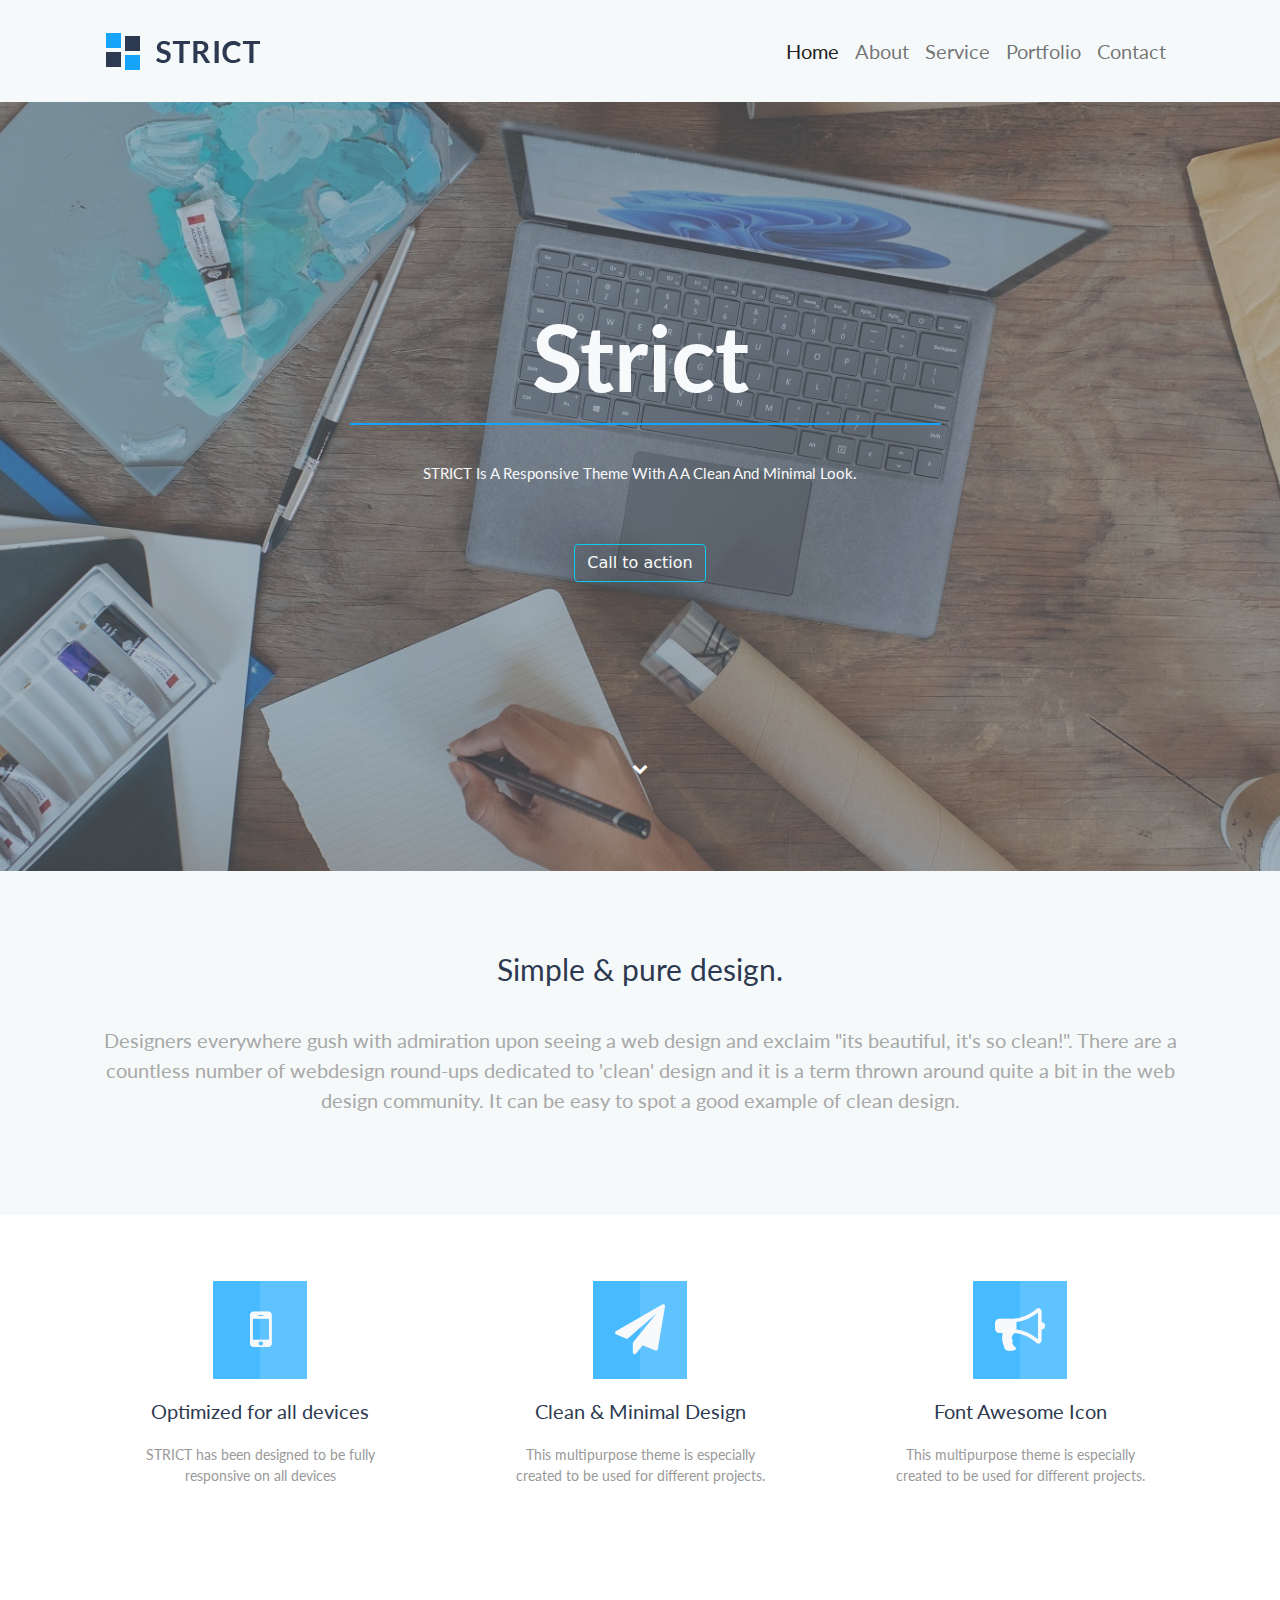
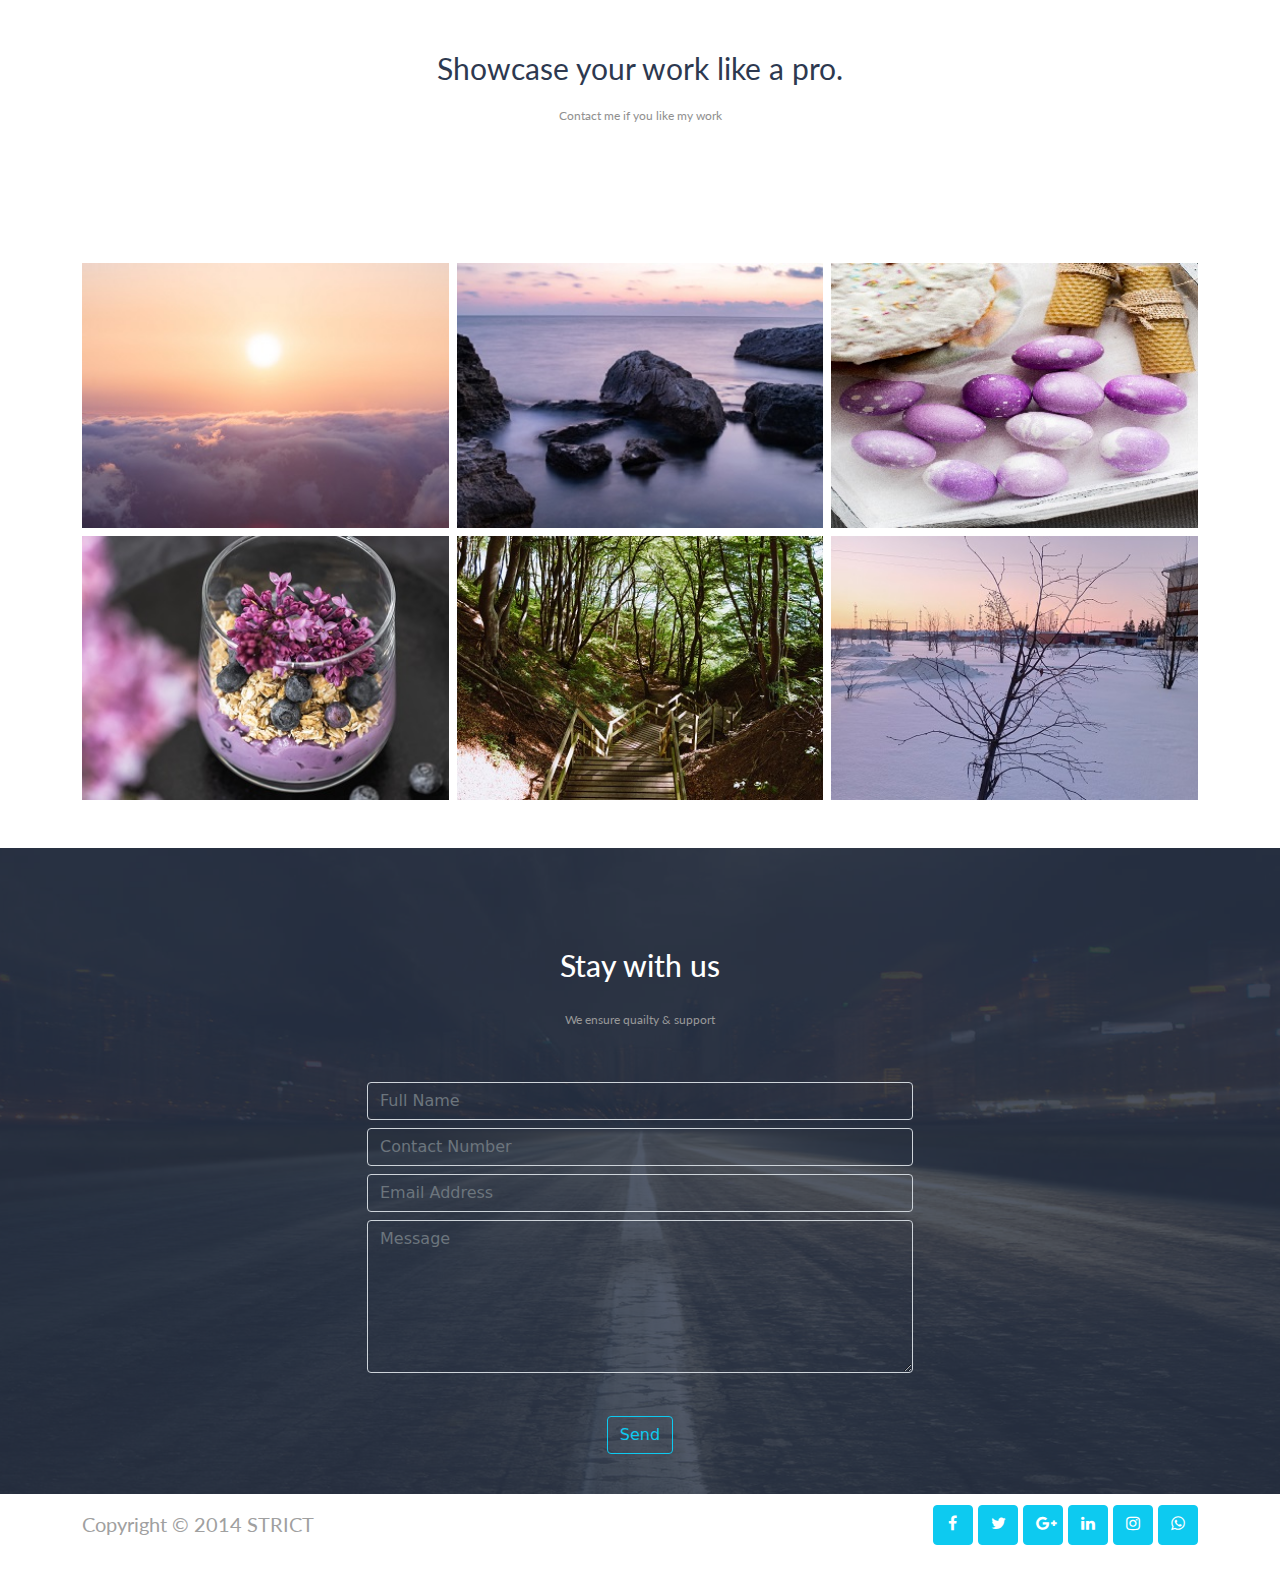
<file: index.html>
<!doctype html>
<html lang="en">

<head>
    <!-- Required meta tags -->
    <meta charset="utf-8">
    <meta name="viewport" content="width=device-width, initial-scale=1">
    <title>Strict</title>
    <!-- google font  -->
    <link rel="preconnect" href="https://fonts.googleapis.com">
    <link rel="preconnect" href="https://fonts.gstatic.com" crossorigin>
    <link href="https://fonts.googleapis.com/css2?family=Lato:wght@100;300;400;700;900&display=swap" rel="stylesheet">
    <!-- Bootstrap CSS -->
    <link rel="stylesheet" href="./public/assets/css/bootstrap.min.css">
    <!-- fontawesome link  -->
    <link rel="stylesheet" href="public/assets/css/font-awesome.min.css">
    <!-- lightbox css -->
    <link rel="stylesheet" href="./public/assets/css/lightbox.min.css">
    <!-- custom CSS -->
    <link rel="stylesheet" href="./public/assets/css/style.css">
    <link rel="stylesheet" href="./public/assets/css/media.css">
</head>

<body>
    <!-- header start -->
    <div class="header">
        <div class="container">
            <div class="row">
                <div class="col-12">
                    <nav class="navbar navbar-expand-lg navbar-light bg-custom">
                        <div class="container">
                            <a class="navbar-brand" href="./index.html"><img src="./public/assets/img/logo.png" alt="logo"></a>
                            <button class="navbar-toggler" type="button" data-bs-toggle="collapse" data-bs-target="#navbarSupportedContent" aria-controls="navbarSupportedContent" aria-expanded="false" aria-label="Toggle navigation">
                                <span class="navbar-toggler-icon"></span>
                            </button>
                            <div class="collapse navbar-collapse" id="navbarSupportedContent">
                                <ul class="navbar-nav custom-list">
                                    <li class="nav-item">
                                        <a class="nav-link active" href="./index.html">home</a>
                                    </li>
                                    <li class="nav-item">
                                        <a class="nav-link" href="./about.html">about</a>
                                    </li>
                                    <li class="nav-item">
                                        <a class="nav-link" href="./service..html">service</a>
                                    </li>
                                    <li class="nav-item">
                                        <a class="nav-link" href="./portfolio.html">portfolio</a>
                                    </li>
                                    <li class="nav-item">
                                        <a class="nav-link" href="./contact.html">contact</a>
                                    </li>
                                </ul>
                            </div>
                        </div>
                    </nav>
                </div>
                </nav>
            </div>
        </div>
    </div>
    </div>
    <!-- header end -->
    <!-- banner start -->
    <div class="banner">
        <div class="container">
            <div class="row">
                <div class="col">
                    <div class="content col-12">
                        <h1 class="heading text-light text-center"><span>strict</span></h1>
                        <h2 class="writting text-light text-center">STRICT is a responsive theme with a a clean and minimal look.</h2>
                        <p class="button text-center"><button class="btn btn-outline-info text-light">Call to
                                action</button></p>
                        <p class="downarrow  text-center"><a class="text-light" href="#about"><i class="fa fa-chevron-down"
                                    aria-hidden="true"></i></a></p>
                    </div>
                </div>
            </div>
        </div>
    </div>
    <!-- banner end -->
    <!-- about start -->
    <div class="about" id="about">
        <div class="container">
            <div class="row">
                <div class="col-12">
                    <h2 class="heading text-center">Simple & pure design.</h2>
                    <p class="about_writting text-center">Designers everywhere gush with admiration upon seeing a web design and exclaim "its beautiful, it's so clean!". There are a countless number of webdesign round-ups dedicated to 'clean' design and it is a term thrown around quite a
                        bit in the web design community. It can be easy to spot a good example of clean design.</p>
                </div>
            </div>
        </div>
    </div>
    <!-- about end -->
    <!-- service start -->
    <div class="service">
        <div class="container">
            <div class="row">
                <!-- column 1 start -->
                <div class="col-sm-12 col-md-6 col-lg-4">
                    <div class="box text-center">
                        <div class="layer_1"></div>
                        <div class="layer_2"></div>
                        <div class="icon text-light text-center"><i class="fa fa-mobile" aria-hidden="true"></i></div>
                    </div>
                    <div class="details">
                        <h3 class="heading text-center">Optimized for all devices</h3>
                        <p class="writting text-center">STRICT has been designed to be fully responsive on all devices</p>
                    </div>
                </div>
                <!-- column 1 end -->
                <!-- column 2 start -->
                <div class="col-sm-12 col-md-6 col-lg-4">
                    <div class="box text-center">
                        <div class="layer_1"></div>
                        <div class="layer_2"></div>
                        <div class="icon text-light text-center"><i class="fa fa-paper-plane" aria-hidden="true"></i></div>
                    </div>
                    <div class="details">
                        <h3 class="heading text-center">Clean & Minimal Design</h3>
                        <p class="writting text-center">This multipurpose theme is especially created to be used for different projects.</p>
                    </div>
                </div>
                <!-- column 2 end -->
                <!-- column 3 start -->
                <div class="col-sm-12 col-md-6 col-lg-4">
                    <div class="box text-center">
                        <div class="layer_1"></div>
                        <div class="layer_2"></div>
                        <div class="icon text-light text-center"><i class="fa fa-bullhorn" aria-hidden="true"></i></div>
                    </div>
                    <div class="details">
                        <h3 class="heading text-center">Font Awesome Icon</h3>
                        <p class="writting text-center">This multipurpose theme is especially created to be used for different projects.</p>
                    </div>
                </div>
                <!-- column 3 end -->
            </div>
        </div>
    </div>
    <!-- service end -->
    <!-- portfolio start -->
    <div class="portfolio">
        <div class="container">
            <div class="row">
                <div class="col-12">
                    <h3 class="heading text-center">Showcase your work like a pro.</h3>
                    <h2 class="underline text-center"> Contact me if you like my work</h2>
                </div>
            </div>
            <div class="row  g-2 my-5">
                <div class="col-sm-12 col-md-6 col-lg-4">
                    <div class="image">
                        <img src="./public/assets/img/pic1.jpg" alt="">
                        <a href="./public/assets/img/pic7.jpg" data-lightbox="roadtrip"><button class="search"><i class="fa fa-search-plus text-light" aria-hidden="true"></i></button></a>
                        <button class="link"><i class="fa fa-link text-light" aria-hidden="true"></i></button>
                    </div>
                </div>
                <div class="col-sm-12 col-md-6 col-lg-4">
                    <div class="image">
                        <img src="./public/assets/img/pic2.jpg" alt="">
                        <a href="./public/assets/img/pic8.jpg" data-lightbox="roadtrip"><button class="search"><i class="fa fa-search-plus text-light" aria-hidden="true"></i></button></a>
                        <button class="link"><i class="fa fa-link text-light" aria-hidden="true"></i></button>
                    </div>
                </div>
                <div class="col-sm-12 col-md-6 col-lg-4">
                    <div class="image">
                        <img src="./public/assets/img/pic3.jpg" alt="">
                        <a href="./public/assets/img/pic9.jpg" data-lightbox="roadtrip"><button class="search"><i class="fa fa-search-plus text-light" aria-hidden="true"></i></button></a>
                        <button class="link"><i class="fa fa-link text-light" aria-hidden="true"></i></button>
                    </div>
                </div>
                <div class="col-sm-12 col-md-6 col-lg-4">
                    <div class="image">
                        <img src="./public/assets/img/pic4.jpg" alt="">
                        <a href="./public/assets/img/pic10.jpg" data-lightbox="roadtrip"><button class="search"><i class="fa fa-search-plus text-light" aria-hidden="true"></i></button></a>
                        <button class="link"><i class="fa fa-link text-light" aria-hidden="true"></i></button>
                    </div>
                </div>
                <div class="col-sm-12 col-md-6 col-lg-4">
                    <div class="image">
                        <img src="./public/assets/img/pic5.jpg" alt="">
                        <a href="./public/assets/img/pic11.jpg" data-lightbox="roadtrip"><button class="search"><i class="fa fa-search-plus text-light" aria-hidden="true"></i></button></a>
                        <button class="link"><i class="fa fa-link text-light" aria-hidden="true"></i></button>
                    </div>
                </div>
                <div class="col-sm-12 col-md-6 col-lg-4">
                    <div class="image">
                        <img src="./public/assets/img/pic6.jpg" alt="">
                        <a href="./public/assets/img/pic12.jpg" data-lightbox="roadtrip"><button class="search"><i class="fa fa-search-plus text-light" aria-hidden="true"></i></button></a>
                        <button class="link"><i class="fa fa-link text-light" aria-hidden="true"></i></button>
                    </div>
                </div>
            </div>
        </div>
    </div>
    <!-- portfolio end -->
    <!-- contact start -->
    <div class="contact">
        <div class="container">
            <div class="row">
                <div class="col-sm-12 col-md-8 col-lg-6 mx-auto my-4">
                    <div class="content">
                        <div class="contact_heading text-center">
                            <h3>Stay with us</h3>
                            <p>We ensure quailty & support</p>
                        </div>
                        <form>
                            <div class=" row g-2">
                                <div class="col-12">
                                    <input class="form-control" type="name" placeholder="Full Name" id="contact_fullname">
                                </div>
                                <div class="col-12">
                                    <input class="form-control" type="email" placeholder="Contact Number" id="contact_number">
                                </div>
                                <div class="col-12">
                                    <input class="form-control" type="email" placeholder="Email Address" id="contact_email">
                                </div>
                                <div class="col-12">
                                    <textarea class="form-control message" placeholder="Message" id="contact_message"></textarea>
                                </div>
                                <div class="col-12">
                                    <p class="text-center">
                                        <button class="btn btn-outline-info" type="button" id="contact_form_button">Send</button>
                                    </p>
                                </div>
                            </div>
                            <form>
                    </div>
                </div>
            </div>
        </div>
    </div>
    <!-- contact end -->
    <!-- footer start -->
    <div class="footer">
        <div class="container">
            <div class="row">
                <p class="col-sm-12 col-md-5">Copyright &copy; 2014 STRICT</p>
                <div class="social_links col-sm-12 col-md-7">
                    <a class=" btn btn-info " href="https://www.facebook.com/" target="blank"><i class="fa fa-facebook " aria-hidden="true "></i></a>
                    <a class="btn btn-info " href="https://twitter.com/login?lang=en" target="blank"><i class="fa fa-twitter " aria-hidden="true "></i></a>
                    <a class="btn btn-info " href="https://www.google.com/search?q=google+plus+&client=firefox-b-d&sxsrf=APq-WBvHeXzuwYeJgkItqOuCnMEXv8Bykw%3A1647414365850&ei=XYwxYsTSM-WjseMPt4CpyAo&ved=0ahUKEwiE9cvgiMr2AhXlUWwGHTdACqkQ4dUDCA0&uact=5&oq=google+plus+&gs_lcp=[base64]&sclient=gws-wiz"
                        target="blank"><i class="fa fa-google-plus " aria-hidden="true "></i></a>
                    <a class="btn btn-info " href="https://www.linkedin.com/signup" target="blank"><i class="fa fa-linkedin " aria-hidden="true "></i></a>
                    <a class="btn btn-info " href="https://www.instagram.com/accounts/login/" target="blank"><i class="fa fa-instagram " aria-hidden="true "></i></a>
                    <a class="btn btn-info " href="https://www.whatsapp.com/ " target="blank"><i class="fa fa-whatsapp" aria-hidden="true "></i></a>
                </div>
            </div>
        </div>
    </div>
    <!-- footer end -->
    <!-- bootstrap js -->
    <script src="./public/assets/js/bootstrap.bundle.min.js "></script>
    <!-- jquery js -->
    <script src="./public/assets/js/jquery-1.12.4.min.js "></script>
    <!-- lightbox js -->
    <script src="./public/assets/js/lightbox.min.js "></script>
    <!-- custom js -->
    <script src="./public/assets/js/main.js"></script>
</body>

</html>
</file>
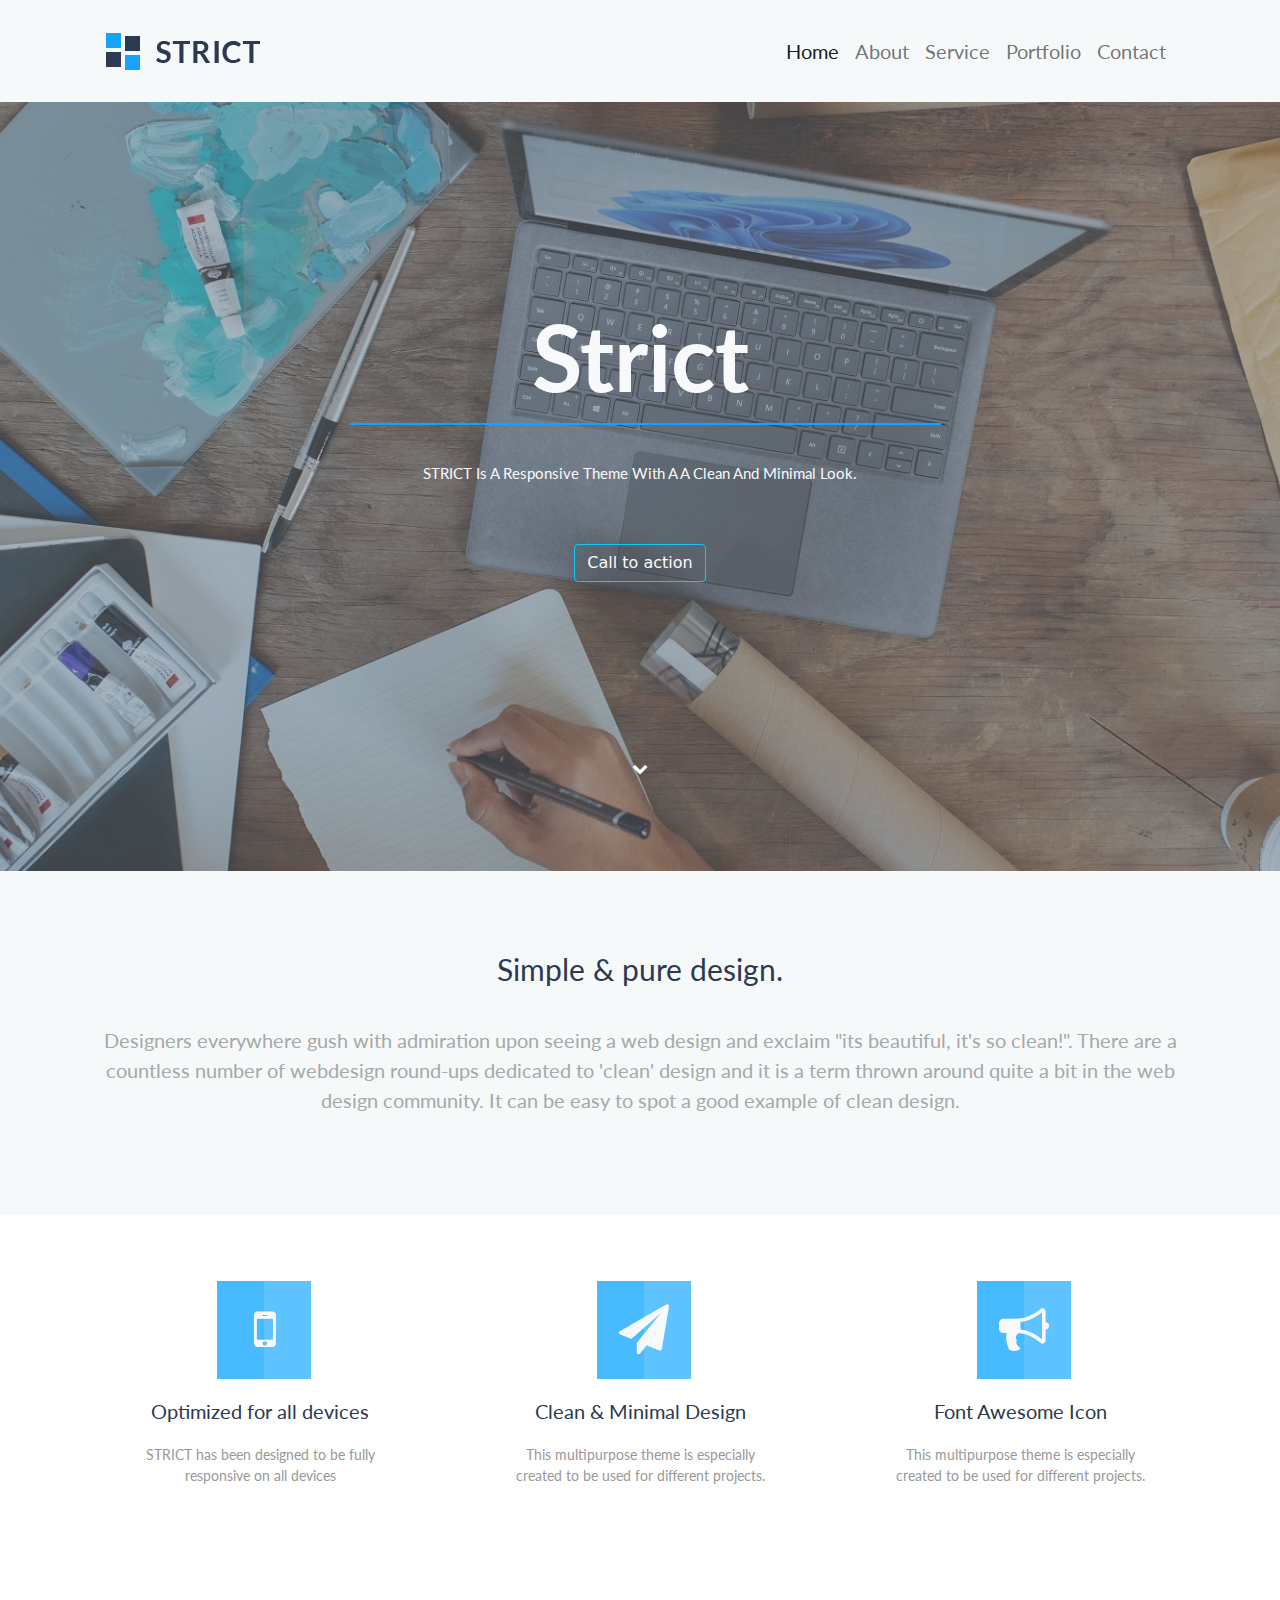
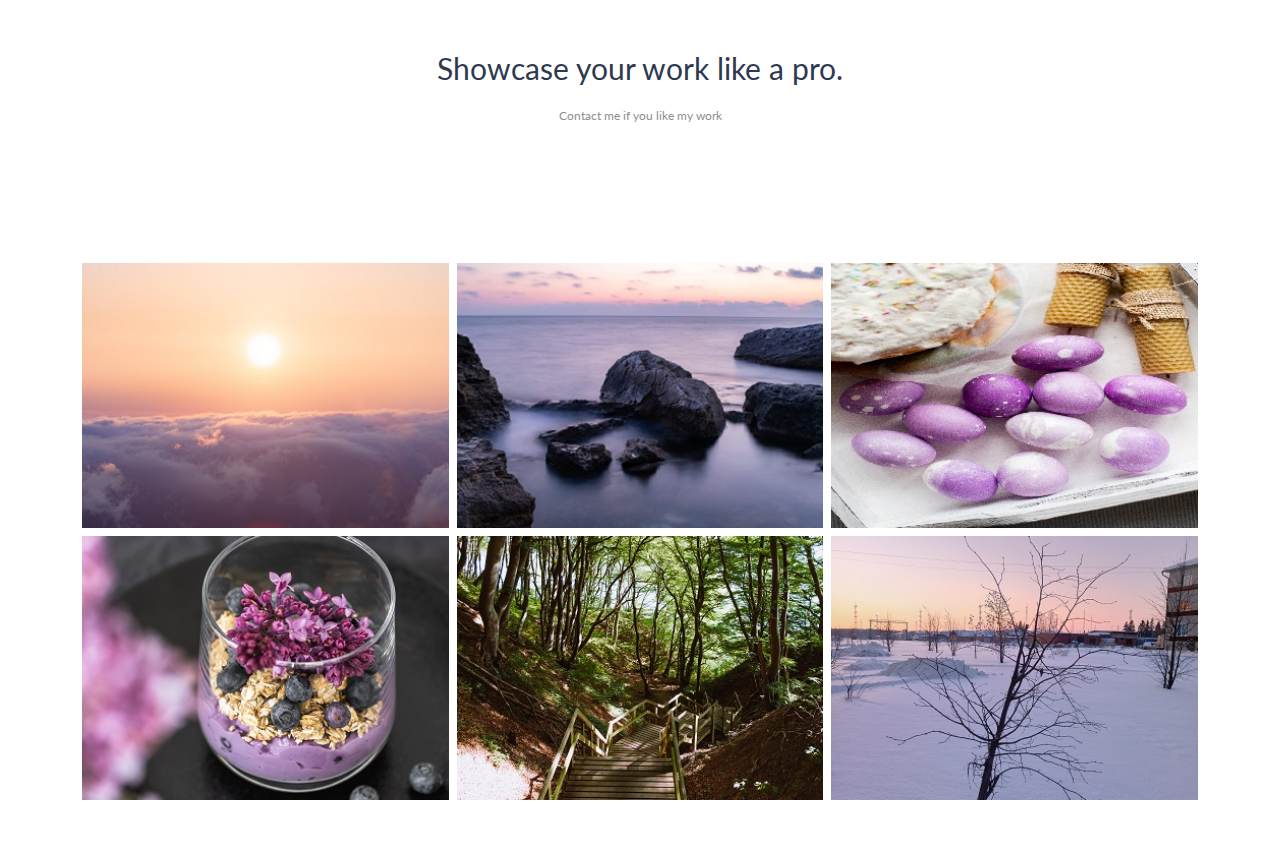
<file: root/index.html>
<!doctype html>
<html lang="en">

<head>
    <!-- Required meta tags -->
    <meta charset="utf-8">
    <meta name="viewport" content="width=device-width, initial-scale=1">
    <title>Strict</title>
    <!-- google font  -->
    <link rel="preconnect" href="https://fonts.googleapis.com">
    <link rel="preconnect" href="https://fonts.gstatic.com" crossorigin>
    <link href="https://fonts.googleapis.com/css2?family=Lato:wght@100;300;400;700;900&display=swap" rel="stylesheet">
    <!-- Bootstrap CSS -->
    <link rel="stylesheet" href="./public/assets/css/bootstrap.min.css">
    <!-- fontawesome link  -->
    <link rel="stylesheet" href="public/assets/css/font-awesome.min.css">
    <!-- lightbox css -->
    <link rel="stylesheet" href="./public/assets/css/lightbox.min.css">
    <!-- custom CSS -->
    <link rel="stylesheet" href="./public/assets/css/style.css">
    <link rel="stylesheet" href="./public/assets/css/media.css">
</head>

<body>
    <!-- header start -->
    <div class="header">
        <div class="container">
            <div class="row">
                <div class="col-12">
                    <nav class="navbar navbar-expand-lg navbar-light bg-custom">
                        <div class="container">
                            <a class="navbar-brand" href="#"><img src="./public/assets/img/logo.png" alt="logo"></a>
                            <button class="navbar-toggler" type="button" data-bs-toggle="collapse" data-bs-target="#navbarSupportedContent" aria-controls="navbarSupportedContent" aria-expanded="false" aria-label="Toggle navigation">
                                <span class="navbar-toggler-icon"></span>
                            </button>
                            <div class="collapse navbar-collapse" id="navbarSupportedContent">
                                <ul class="navbar-nav custom-list">
                                    <li class="nav-item">
                                        <a class="nav-link active" href="#">home</a>
                                    </li>
                                    <li class="nav-item">
                                        <a class="nav-link" href="./about.html">about</a>
                                    </li>
                                    <li class="nav-item">
                                        <a class="nav-link" href="./contact.html">service</a>
                                    </li>
                                    <li class="nav-item">
                                        <a class="nav-link" href="./portfolio.html">portfolio</a>
                                    </li>
                                    <li class="nav-item">
                                        <a class="nav-link" href="./service..html">contact</a>
                                    </li>
                                </ul>
                            </div>
                        </div>
                    </nav>
                </div>
                </nav>
            </div>
        </div>
    </div>
    </div>
    <!-- header end -->
    <!-- banner start -->
    <div class="banner">
        <div class="container">
            <div class="row">
                <div class="col">
                    <div class="content col-12">
                        <h1 class="heading text-light text-center"><span>strict</span></h1>
                        <h2 class="writting text-light text-center">STRICT is a responsive theme with a a clean and minimal look.</h2>
                        <p class="button text-center"><button class="btn btn-outline-info text-light">Call to
                                action</button></p>
                        <p class="downarrow  text-center"><a class="text-light" href="#about"><i class="fa fa-chevron-down"
                                    aria-hidden="true"></i></a></p>
                    </div>
                </div>
            </div>
        </div>
    </div>
    <!-- banner end -->
    <!-- about start -->
    <div class="about" id="about">
        <div class="container">
            <div class="row">
                <div class="col-12">
                    <h2 class="heading text-center">Simple & pure design.</h2>
                    <p class="about_writting text-center">Designers everywhere gush with admiration upon seeing a web design and exclaim "its beautiful, it's so clean!". There are a countless number of webdesign round-ups dedicated to 'clean' design and it is a term thrown around quite a
                        bit in the web design community. It can be easy to spot a good example of clean design.</p>
                </div>
            </div>
        </div>
    </div>
    <!-- about end -->
    <!-- service start -->
    <div class="service">
        <div class="container">
            <div class="row">
                <!-- column 1 start -->
                <div class="col-sm-12 col-md-6 col-lg-4">
                    <div class="box text-center">
                        <div class="layer_1"></div>
                        <div class="layer_2"></div>
                        <div class="icon text-light text-center"><i class="fa fa-mobile" aria-hidden="true"></i></div>
                    </div>
                    <div class="details">
                        <h3 class="heading text-center">Optimized for all devices</h3>
                        <p class="writting text-center">STRICT has been designed to be fully responsive on all devices</p>
                    </div>
                </div>
                <!-- column 1 end -->
                <!-- column 2 start -->
                <div class="col-sm-12 col-md-6 col-lg-4">
                    <div class="box text-center">
                        <div class="layer_1"></div>
                        <div class="layer_2"></div>
                        <div class="icon text-light text-center"><i class="fa fa-paper-plane" aria-hidden="true"></i></div>
                    </div>
                    <div class="details">
                        <h3 class="heading text-center">Clean & Minimal Design</h3>
                        <p class="writting text-center">This multipurpose theme is especially created to be used for different projects.</p>
                    </div>
                </div>
                <!-- column 2 end -->
                <!-- column 3 start -->
                <div class="col-sm-12 col-md-6 col-lg-4">
                    <div class="box text-center">
                        <div class="layer_1"></div>
                        <div class="layer_2"></div>
                        <div class="icon text-light text-center"><i class="fa fa-bullhorn" aria-hidden="true"></i></div>
                    </div>
                    <div class="details">
                        <h3 class="heading text-center">Font Awesome Icon</h3>
                        <p class="writting text-center">This multipurpose theme is especially created to be used for different projects.</p>
                    </div>
                </div>
                <!-- column 3 end -->
            </div>
        </div>
    </div>
    <!-- service end -->
    <!-- portfolio start -->
    <div class="portfolio">
        <div class="container">
            <div class="row">
                <div class="col-12">
                    <h3 class="heading text-center">Showcase your work like a pro.</h3>
                    <h2 class="underline text-center"> Contact me if you like my work</h2>
                </div>
            </div>
            <div class="row  g-2 my-5">
                <div class="col-sm-12 col-md-6 col-lg-4">
                    <div class="image">
                        <img src="./public/assets/img/pic1.jpg" alt="">
                        <a href="./public/assets/img/pic7.jpg" data-lightbox="roadtrip"><button class="search"><i class="fa fa-search-plus text-light" aria-hidden="true"></i></button></a>
                        <button class="link"><i class="fa fa-link text-light" aria-hidden="true"></i></button>
                    </div>
                </div>
                <div class="col-sm-12 col-md-6 col-lg-4">
                    <div class="image">
                        <img src="./public/assets/img/pic2.jpg" alt="">
                        <a href="./public/assets/img/pic8.jpg" data-lightbox="roadtrip"><button class="search"><i class="fa fa-search-plus text-light" aria-hidden="true"></i></button></a>
                        <button class="link"><i class="fa fa-link text-light" aria-hidden="true"></i></button>
                    </div>
                </div>
                <div class="col-sm-12 col-md-6 col-lg-4">
                    <div class="image">
                        <img src="./public/assets/img/pic3.jpg" alt="">
                        <a href="./public/assets/img/pic9.jpg" data-lightbox="roadtrip"><button class="search"><i class="fa fa-search-plus text-light" aria-hidden="true"></i></button></a>
                        <button class="link"><i class="fa fa-link text-light" aria-hidden="true"></i></button>
                    </div>
                </div>
                <div class="col-sm-12 col-md-6 col-lg-4">
                    <div class="image">
                        <img src="./public/assets/img/pic4.jpg" alt="">
                        <a href="./public/assets/img/pic10.jpg" data-lightbox="roadtrip"><button class="search"><i class="fa fa-search-plus text-light" aria-hidden="true"></i></button></a>
                        <button class="link"><i class="fa fa-link text-light" aria-hidden="true"></i></button>
                    </div>
                </div>
                <div class="col-sm-12 col-md-6 col-lg-4">
                    <div class="image">
                        <img src="./public/assets/img/pic5.jpg" alt="">
                        <a href="./public/assets/img/pic11.jpg" data-lightbox="roadtrip"><button class="search"><i class="fa fa-search-plus text-light" aria-hidden="true"></i></button></a>
                        <button class="link"><i class="fa fa-link text-light" aria-hidden="true"></i></button>
                    </div>
                </div>
                <div class="col-sm-12 col-md-6 col-lg-4">
                    <div class="image">
                        <img src="./public/assets/img/pic6.jpg" alt="">
                        <a href="./public/assets/img/pic12.jpg" data-lightbox="roadtrip"><button class="search"><i class="fa fa-search-plus text-light" aria-hidden="true"></i></button></a>
                        <button class="link"><i class="fa fa-link text-light" aria-hidden="true"></i></button>
                    </div>
                </div>
            </div>
        </div>
    </div>
    <!-- portfolio end -->
    <!-- bootstrap js -->
    <script src="./public/assets/js/bootstrap.bundle.min.js"></script>
    <!-- jquery js -->
    <script src="./public/assets/js/jquery-1.12.4.min.js"></script>
    <!-- lightbox js -->
    <script src="./public/assets/js/lightbox.min.js"></script>
    <!-- custom js -->
    <script src="./public/assets/js/main.js"></script>
</body>

</html>
</file>
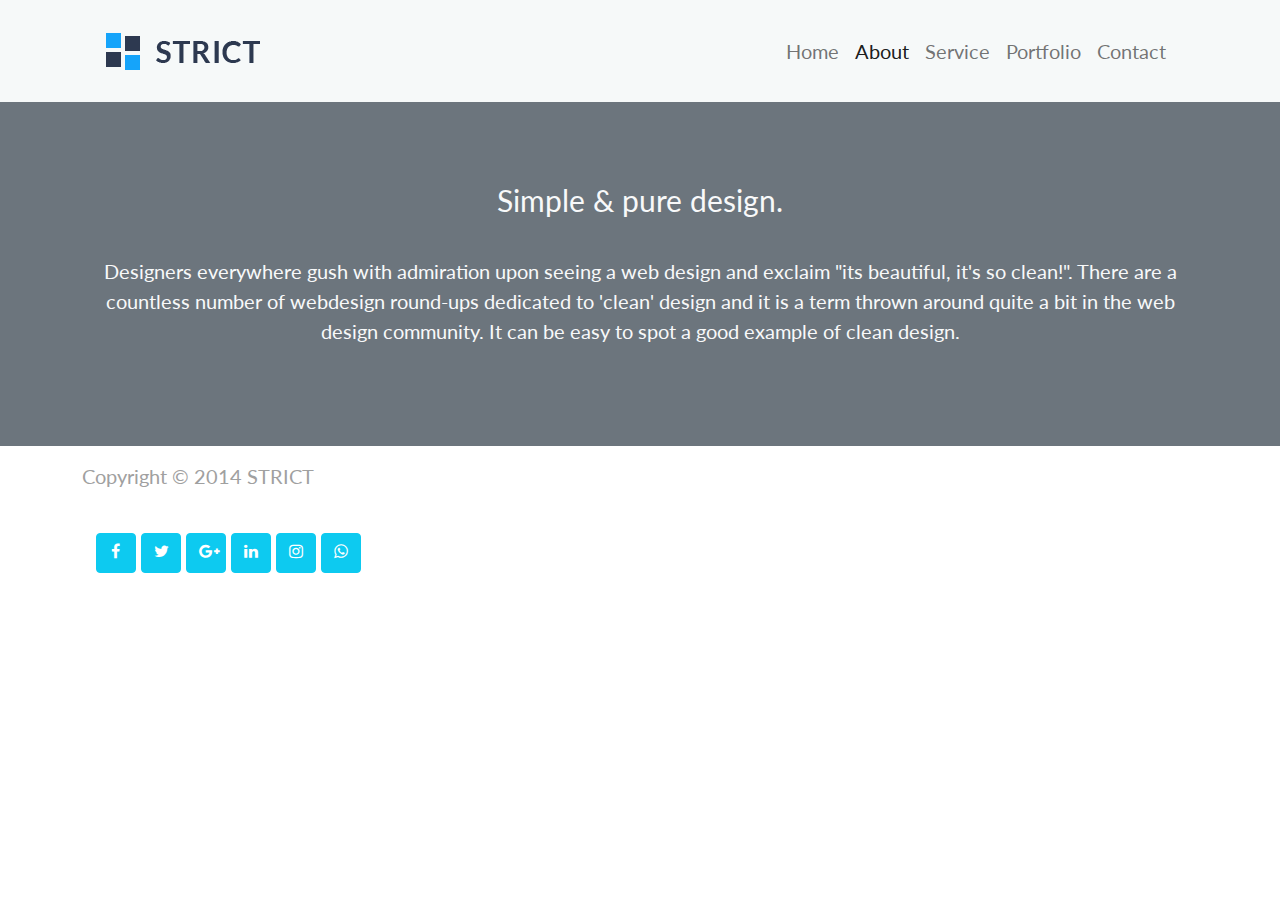
<file: about.html>
<!doctype html>
<html lang="en">

<head>
    <!-- Required meta tags -->
    <meta charset="utf-8">
    <meta name="viewport" content="width=device-width, initial-scale=1">
    <title>Strict</title>
    <!-- google font  -->
    <link rel="preconnect" href="https://fonts.googleapis.com">
    <link rel="preconnect" href="https://fonts.gstatic.com" crossorigin>
    <link href="https://fonts.googleapis.com/css2?family=Lato:wght@100;300;400;700;900&display=swap" rel="stylesheet">
    <!-- Bootstrap CSS -->
    <link rel="stylesheet" href="./public/assets/css/bootstrap.min.css">
    <!-- fontawesome link  -->
    <link rel="stylesheet" href="public/assets/css/font-awesome.min.css">
    <!-- lightbox css -->
    <link rel="stylesheet" href="./public/assets/css/lightbox.min.css">
    <!-- custom CSS -->
    <link rel="stylesheet" href="./public/assets/css/style.css">
    <link rel="stylesheet" href="./public/assets/css/media.css">
</head>

<body>
    <!-- header start -->
    <div class="header">
        <div class="container">
            <div class="row">
                <div class="col-12">
                    <nav class="navbar navbar-expand-lg navbar-light bg-custom">
                        <div class="container">
                            <a class="navbar-brand" href="#"><img src="./public/assets/img/logo.png" alt="logo"></a>
                            <button class="navbar-toggler" type="button" data-bs-toggle="collapse" data-bs-target="#navbarSupportedContent" aria-controls="navbarSupportedContent" aria-expanded="false" aria-label="Toggle navigation">
                                    <span class="navbar-toggler-icon"></span>
                                </button>
                            <div class="collapse navbar-collapse" id="navbarSupportedContent">
                                <ul class="navbar-nav custom-list">
                                    <li class="nav-item">
                                        <a class="nav-link" href="./index.html">home</a>
                                    </li>
                                    <li class="nav-item">
                                        <a class="nav-link active" href="./about.html">about</a>
                                    </li>
                                    <li class="nav-item">
                                        <a class="nav-link" href="./service..html">service</a>
                                    </li>
                                    <li class="nav-item">
                                        <a class="nav-link" href="./portfolio.html">portfolio</a>
                                    </li>
                                    <li class="nav-item">
                                        <a class="nav-link" href="./contact.html">contact</a>
                                    </li>
                                </ul>
                            </div>
                        </div>
                    </nav>
                </div>
                </nav>
            </div>
        </div>
    </div>
    </div>
    <!-- header end -->
    <!-- about start -->
    <div class="about bg-secondary" id="about">
        <div class="container">
            <div class="row">
                <div class="col-12">
                    <h2 class="heading text-center text-light">Simple & pure design.</h2>
                    <p class="about_writting text-center text-light">Designers everywhere gush with admiration upon seeing a web design and exclaim "its beautiful, it's so clean!". There are a countless number of webdesign round-ups dedicated to 'clean' design and it is a term thrown around quite a
                        bit in the web design community. It can be easy to spot a good example of clean design.</p>
                </div>
            </div>
        </div>
    </div>
    <!-- about end -->
    <div class="footer">
        <div class="container">
            <div class="row">
                <div class="dis col-12">
                    <p class="col-sm-6 col-md-4">Copyright &copy; 2014 STRICT</p>
                    <div class="social_links col-sm-7 col-md-5 col-lg-3">
                        <a class=" btn btn-info " href="https://www.facebook.com/" target="blank"><i class="fa fa-facebook " aria-hidden="true "></i></a>
                        <a class="btn btn-info " href="https://twitter.com/login?lang=en" target="blank"><i class="fa fa-twitter " aria-hidden="true "></i></a>
                        <a class="btn btn-info " href="https://www.google.com/search?q=google+plus+&client=firefox-b-d&sxsrf=APq-WBvHeXzuwYeJgkItqOuCnMEXv8Bykw%3A1647414365850&ei=XYwxYsTSM-WjseMPt4CpyAo&ved=0ahUKEwiE9cvgiMr2AhXlUWwGHTdACqkQ4dUDCA0&uact=5&oq=google+plus+&gs_lcp=[base64]&sclient=gws-wiz"
                            target="blank"><i class="fa fa-google-plus " aria-hidden="true "></i></a>
                        <a class="btn btn-info " href="https://www.linkedin.com/signup" target="blank"><i class="fa fa-linkedin " aria-hidden="true "></i></a>
                        <a class="btn btn-info " href="https://www.instagram.com/accounts/login/" target="blank"><i class="fa fa-instagram " aria-hidden="true "></i></a>
                        <a class="btn btn-info " href="https://www.whatsapp.com/ " target="blank"><i class="fa fa-whatsapp" aria-hidden="true "></i></a>
                    </div>
                </div>
            </div>
        </div>
    </div>
    <!-- footer end -->
    <!-- bootstrap js -->
    <script src="./public/assets/js/bootstrap.bundle.min.js "></script>
    <!-- jquery js -->
    <script src="./public/assets/js/jquery-1.12.4.min.js "></script>
    <!-- lightbox js -->
    <script src="./public/assets/js/lightbox.min.js "></script>
    <!-- custom js -->
    <script src="./public/assets/js/main.js "></script>
</body>

</html>
</file>
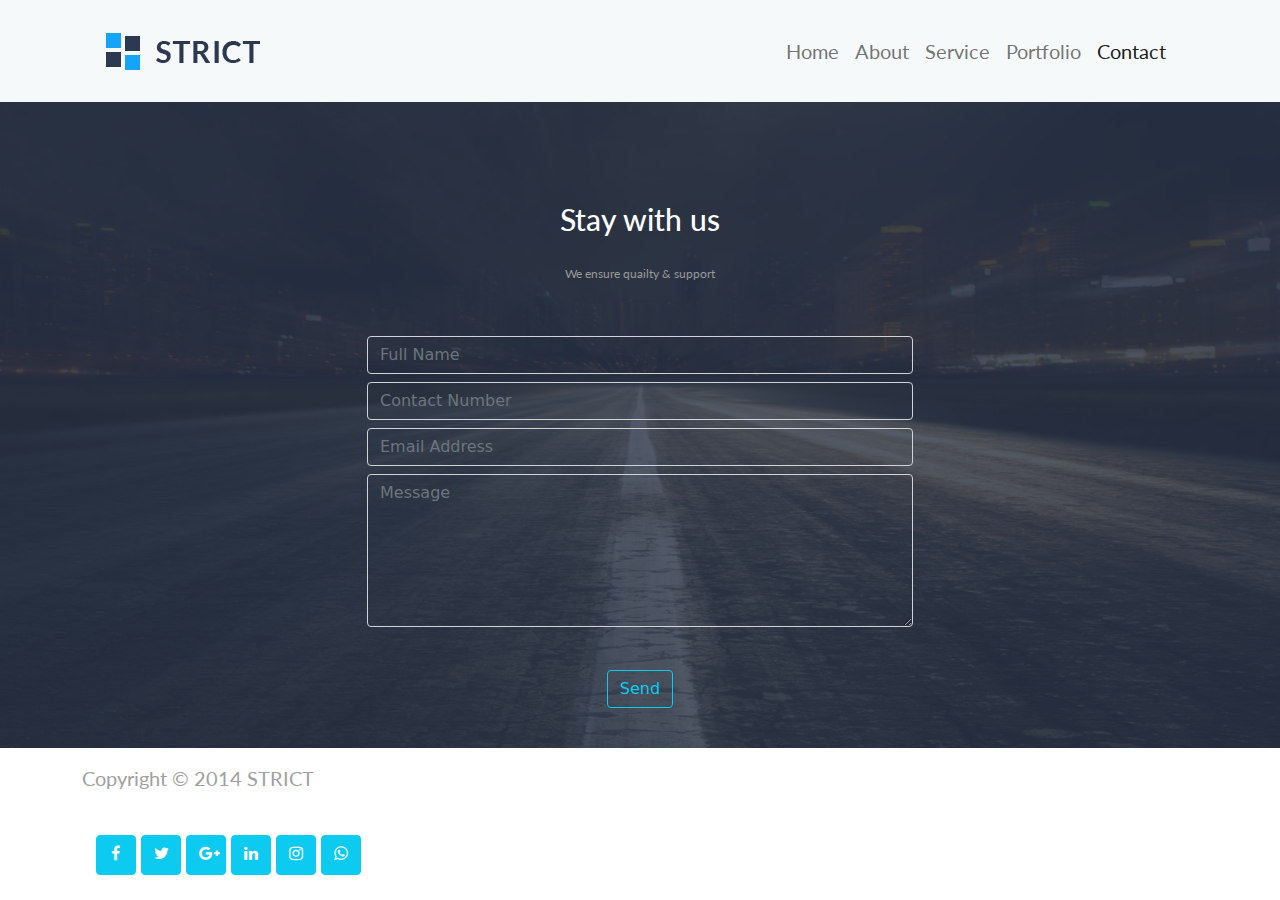
<file: contact.html>
<!doctype html>
<html lang="en">

<head>
    <!-- Required meta tags -->
    <meta charset="utf-8">
    <meta name="viewport" content="width=device-width, initial-scale=1">
    <title>Strict</title>
    <!-- google font  -->
    <link rel="preconnect" href="https://fonts.googleapis.com">
    <link rel="preconnect" href="https://fonts.gstatic.com" crossorigin>
    <link href="https://fonts.googleapis.com/css2?family=Lato:wght@100;300;400;700;900&display=swap" rel="stylesheet">
    <!-- Bootstrap CSS -->
    <link rel="stylesheet" href="./public/assets/css/bootstrap.min.css">
    <!-- fontawesome link  -->
    <link rel="stylesheet" href="public/assets/css/font-awesome.min.css">
    <!-- lightbox css -->
    <link rel="stylesheet" href="./public/assets/css/lightbox.min.css">
    <!-- custom CSS -->
    <link rel="stylesheet" href="./public/assets/css/style.css">
    <link rel="stylesheet" href="./public/assets/css/media.css">
</head>

<body>
    <!-- header start -->
    <div class="header">
        <div class="container">
            <div class="row">
                <div class="col-12">
                    <nav class="navbar navbar-expand-lg navbar-light bg-custom">
                        <div class="container">
                            <a class="navbar-brand" href="#"><img src="./public/assets/img/logo.png" alt="logo"></a>
                            <button class="navbar-toggler" type="button" data-bs-toggle="collapse" data-bs-target="#navbarSupportedContent" aria-controls="navbarSupportedContent" aria-expanded="false" aria-label="Toggle navigation">
                                    <span class="navbar-toggler-icon"></span>
                                </button>
                            <div class="collapse navbar-collapse" id="navbarSupportedContent">
                                <ul class="navbar-nav custom-list">
                                    <li class="nav-item">
                                        <a class="nav-link" href="./index.html">home</a>
                                    </li>
                                    <li class="nav-item">
                                        <a class="nav-link" href="./about.html">about</a>
                                    </li>
                                    <li class="nav-item">
                                        <a class="nav-link" href="./service..html">service</a>
                                    </li>
                                    <li class="nav-item">
                                        <a class="nav-link" href="./portfolio.html">portfolio</a>
                                    </li>
                                    <li class="nav-item">
                                        <a class="nav-link  active" href="./contact.html">contact</a>
                                    </li>
                                </ul>
                            </div>
                        </div>
                    </nav>
                </div>
                </nav>
            </div>
        </div>
    </div>
    </div>
    <!-- header end -->
    <!-- contact start -->
    <div class="contact">
        <div class="container">
            <div class="row">
                <div class="col-sm-12 col-md-8 col-lg-6 mx-auto my-4">
                    <div class="content">
                        <div class="contact_heading text-center">
                            <h3>Stay with us</h3>
                            <p>We ensure quailty & support</p>
                        </div>
                        <form>
                            <div class=" row g-2 ">
                                <div class="col-12 ">
                                    <input class="form-control " type="name " placeholder="Full Name " id="contact_fullname ">
                                </div>
                                <div class="col-12 ">
                                    <input class="form-control " type="email " placeholder="Contact Number " id="contact_number ">
                                </div>
                                <div class="col-12 ">
                                    <input class="form-control " type="email " placeholder="Email Address " id="contact_email ">
                                </div>
                                <div class="col-12 ">
                                    <textarea class="form-control message" placeholder="Message " id="contact_message "></textarea>
                                </div>
                                <div class="col-12 ">
                                    <p class="text-center ">
                                        <button class="btn btn-outline-info " type="button " id="contact_form_button ">Send</button>
                                    </p>
                                </div>
                            </div>
                            <form>
                    </div>
                </div>
            </div>
        </div>
    </div>
    <!-- contact end -->
    <div class="footer">
        <div class="container">
            <div class="row">
                <div class="dis col-12">
                    <p class="col-sm-6 col-md-4">Copyright &copy; 2014 STRICT</p>
                    <div class="social_links col-sm-7 col-md-5 col-lg-3">
                        <a class=" btn btn-info " href="https://www.facebook.com/" target="blank"><i class="fa fa-facebook " aria-hidden="true "></i></a>
                        <a class="btn btn-info " href="https://twitter.com/login?lang=en" target="blank"><i class="fa fa-twitter " aria-hidden="true "></i></a>
                        <a class="btn btn-info " href="https://www.google.com/search?q=google+plus+&client=firefox-b-d&sxsrf=APq-WBvHeXzuwYeJgkItqOuCnMEXv8Bykw%3A1647414365850&ei=XYwxYsTSM-WjseMPt4CpyAo&ved=0ahUKEwiE9cvgiMr2AhXlUWwGHTdACqkQ4dUDCA0&uact=5&oq=google+plus+&gs_lcp=[base64]&sclient=gws-wiz"
                            target="blank"><i class="fa fa-google-plus " aria-hidden="true "></i></a>
                        <a class="btn btn-info " href="https://www.linkedin.com/signup" target="blank"><i class="fa fa-linkedin " aria-hidden="true "></i></a>
                        <a class="btn btn-info " href="https://www.instagram.com/accounts/login/" target="blank"><i class="fa fa-instagram " aria-hidden="true "></i></a>
                        <a class="btn btn-info " href="https://www.whatsapp.com/ " target="blank"><i class="fa fa-whatsapp" aria-hidden="true "></i></a>
                    </div>
                </div>
            </div>
        </div>
    </div>
    <!-- footer end -->
    <!-- bootstrap js -->
    <script src="./public/assets/js/bootstrap.bundle.min.js "></script>
    <!-- jquery js -->
    <script src="./public/assets/js/jquery-1.12.4.min.js "></script>
    <!-- lightbox js -->
    <script src="./public/assets/js/lightbox.min.js "></script>
    <!-- custom js -->
    <script src="./public/assets/js/main.js "></script>
</body>

</html>
</file>
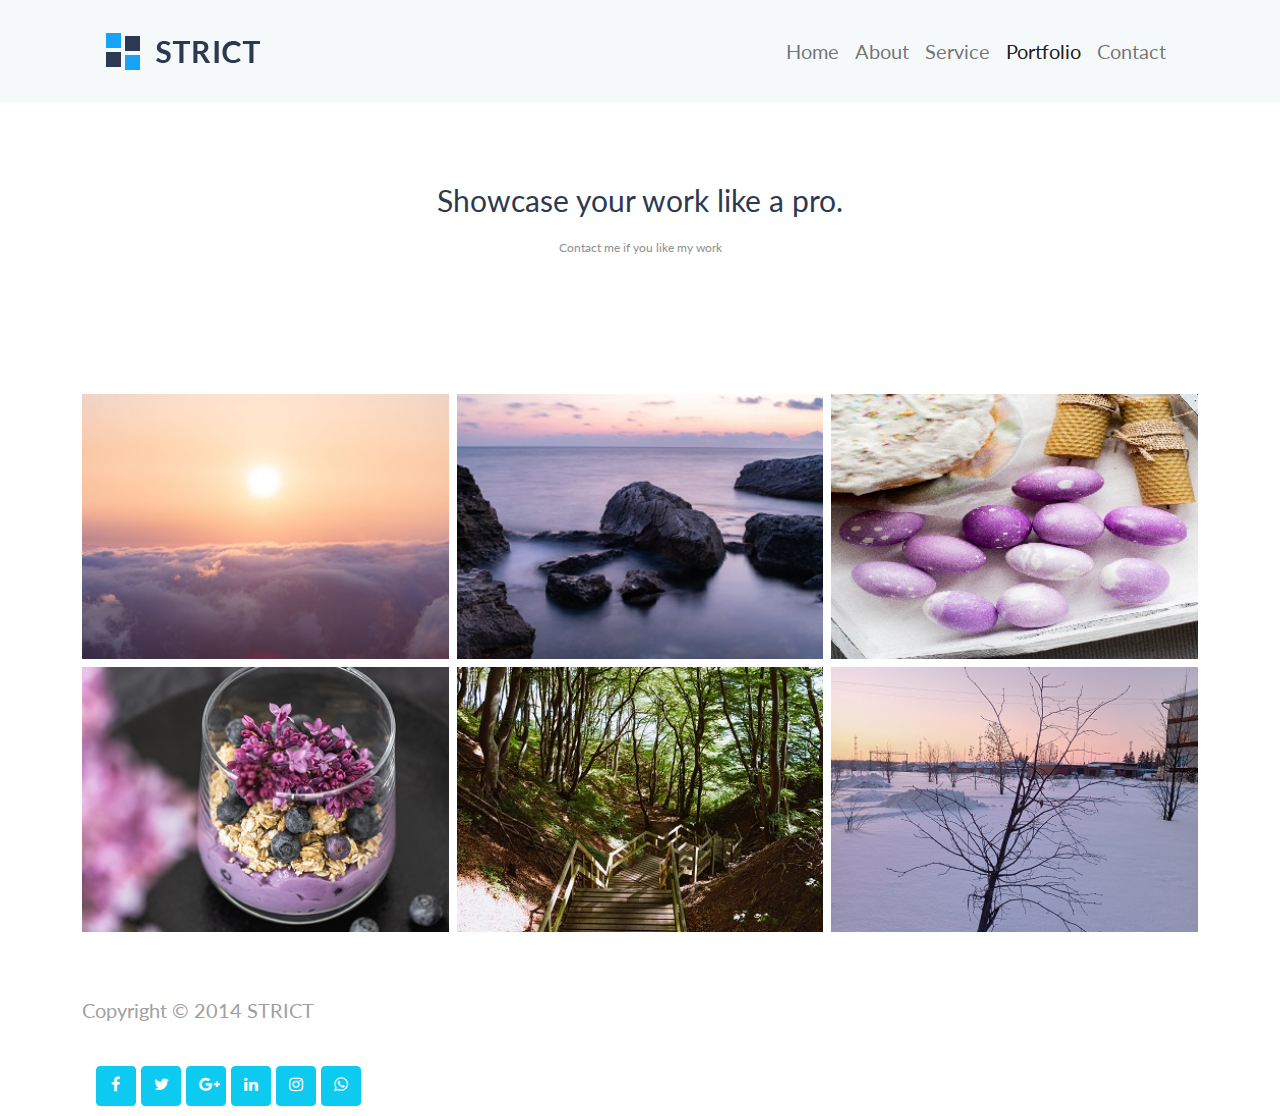
<file: portfolio.html>
<!doctype html>
<html lang="en">

<head>
    <!-- Required meta tags -->
    <meta charset="utf-8">
    <meta name="viewport" content="width=device-width, initial-scale=1">
    <title>Strict</title>
    <!-- google font  -->
    <link rel="preconnect" href="https://fonts.googleapis.com">
    <link rel="preconnect" href="https://fonts.gstatic.com" crossorigin>
    <link href="https://fonts.googleapis.com/css2?family=Lato:wght@100;300;400;700;900&display=swap" rel="stylesheet">
    <!-- Bootstrap CSS -->
    <link rel="stylesheet" href="./public/assets/css/bootstrap.min.css">
    <!-- fontawesome link  -->
    <link rel="stylesheet" href="public/assets/css/font-awesome.min.css">
    <!-- lightbox css -->
    <link rel="stylesheet" href="./public/assets/css/lightbox.min.css">
    <!-- custom CSS -->
    <link rel="stylesheet" href="./public/assets/css/style.css">
    <link rel="stylesheet" href="./public/assets/css/media.css">
</head>

<body>
    <!-- header start -->
    <div class="header">
        <div class="container">
            <div class="row">
                <div class="col-12">
                    <nav class="navbar navbar-expand-lg navbar-light bg-custom">
                        <div class="container">
                            <a class="navbar-brand" href="#"><img src="./public/assets/img/logo.png" alt="logo"></a>
                            <button class="navbar-toggler" type="button" data-bs-toggle="collapse" data-bs-target="#navbarSupportedContent" aria-controls="navbarSupportedContent" aria-expanded="false" aria-label="Toggle navigation">
                                    <span class="navbar-toggler-icon"></span>
                                </button>
                            <div class="collapse navbar-collapse" id="navbarSupportedContent">
                                <ul class="navbar-nav custom-list">
                                    <li class="nav-item">
                                        <a class="nav-link" href="./index.html">home</a>
                                    </li>
                                    <li class="nav-item">
                                        <a class="nav-link" href="./about.html">about</a>
                                    </li>
                                    <li class="nav-item">
                                        <a class="nav-link" href="./service..html">service</a>
                                    </li>
                                    <li class="nav-item">
                                        <a class="nav-link active" href="./portfolio.html">portfolio</a>
                                    </li>
                                    <li class="nav-item">
                                        <a class="nav-link" href="./contact.html">contact</a>
                                    </li>
                                </ul>
                            </div>
                        </div>
                    </nav>
                </div>
                </nav>
            </div>
        </div>
    </div>
    </div>
    <!-- header end -->
    <!-- portfolio start -->
    <div class="portfolio">
        <div class="container">
            <div class="row">
                <div class="col-12">
                    <h3 class="heading text-center">Showcase your work like a pro.</h3>
                    <h2 class="underline text-center"> Contact me if you like my work</h2>
                </div>
            </div>
            <div class="row  g-2 my-5">
                <div class="col-sm-12 col-md-6 col-lg-4">
                    <div class="image">
                        <img src="./public/assets/img/pic1.jpg" alt="">
                        <a href="./public/assets/img/pic7.jpg" data-lightbox="roadtrip"><button class="search"><i class="fa fa-search-plus text-light" aria-hidden="true"></i></button></a>
                        <button class="link"><i class="fa fa-link text-light" aria-hidden="true"></i></button>
                    </div>
                </div>
                <div class="col-sm-12 col-md-6 col-lg-4">
                    <div class="image">
                        <img src="./public/assets/img/pic2.jpg" alt="">
                        <a href="./public/assets/img/pic8.jpg" data-lightbox="roadtrip"><button class="search"><i class="fa fa-search-plus text-light" aria-hidden="true"></i></button></a>
                        <button class="link"><i class="fa fa-link text-light" aria-hidden="true"></i></button>
                    </div>
                </div>
                <div class="col-sm-12 col-md-6 col-lg-4">
                    <div class="image">
                        <img src="./public/assets/img/pic3.jpg" alt="">
                        <a href="./public/assets/img/pic9.jpg" data-lightbox="roadtrip"><button class="search"><i class="fa fa-search-plus text-light" aria-hidden="true"></i></button></a>
                        <button class="link"><i class="fa fa-link text-light" aria-hidden="true"></i></button>
                    </div>
                </div>
                <div class="col-sm-12 col-md-6 col-lg-4">
                    <div class="image">
                        <img src="./public/assets/img/pic4.jpg" alt="">
                        <a href="./public/assets/img/pic10.jpg" data-lightbox="roadtrip"><button class="search"><i class="fa fa-search-plus text-light" aria-hidden="true"></i></button></a>
                        <button class="link"><i class="fa fa-link text-light" aria-hidden="true"></i></button>
                    </div>
                </div>
                <div class="col-sm-12 col-md-6 col-lg-4">
                    <div class="image">
                        <img src="./public/assets/img/pic5.jpg" alt="">
                        <a href="./public/assets/img/pic11.jpg" data-lightbox="roadtrip"><button class="search"><i class="fa fa-search-plus text-light" aria-hidden="true"></i></button></a>
                        <button class="link"><i class="fa fa-link text-light" aria-hidden="true"></i></button>
                    </div>
                </div>
                <div class="col-sm-12 col-md-6 col-lg-4">
                    <div class="image">
                        <img src="./public/assets/img/pic6.jpg" alt="">
                        <a href="./public/assets/img/pic12.jpg" data-lightbox="roadtrip"><button class="search"><i class="fa fa-search-plus text-light" aria-hidden="true"></i></button></a>
                        <button class="link"><i class="fa fa-link text-light" aria-hidden="true"></i></button>
                    </div>
                </div>
            </div>
        </div>
    </div>
    <!-- portfolio end -->
    <div class="footer">
        <div class="container">
            <div class="row">
                <div class="dis col-12">
                    <p class="col-sm-6 col-md-4">Copyright &copy; 2014 STRICT</p>
                    <div class="social_links col-sm-7 col-md-5 col-lg-3">
                        <a class=" btn btn-info " href="https://www.facebook.com/" target="blank"><i class="fa fa-facebook " aria-hidden="true "></i></a>
                        <a class="btn btn-info " href="https://twitter.com/login?lang=en" target="blank"><i class="fa fa-twitter " aria-hidden="true "></i></a>
                        <a class="btn btn-info " href="https://www.google.com/search?q=google+plus+&client=firefox-b-d&sxsrf=APq-WBvHeXzuwYeJgkItqOuCnMEXv8Bykw%3A1647414365850&ei=XYwxYsTSM-WjseMPt4CpyAo&ved=0ahUKEwiE9cvgiMr2AhXlUWwGHTdACqkQ4dUDCA0&uact=5&oq=google+plus+&gs_lcp=[base64]&sclient=gws-wiz"
                            target="blank"><i class="fa fa-google-plus " aria-hidden="true "></i></a>
                        <a class="btn btn-info " href="https://www.linkedin.com/signup" target="blank"><i class="fa fa-linkedin " aria-hidden="true "></i></a>
                        <a class="btn btn-info " href="https://www.instagram.com/accounts/login/" target="blank"><i class="fa fa-instagram " aria-hidden="true "></i></a>
                        <a class="btn btn-info " href="https://www.whatsapp.com/ " target="blank"><i class="fa fa-whatsapp" aria-hidden="true "></i></a>
                    </div>
                </div>
            </div>
        </div>
    </div>
    <!-- footer end -->
    <!-- bootstrap js -->
    <script src="./public/assets/js/bootstrap.bundle.min.js "></script>
    <!-- jquery js -->
    <script src="./public/assets/js/jquery-1.12.4.min.js "></script>
    <!-- lightbox js -->
    <script src="./public/assets/js/lightbox.min.js "></script>
    <!-- custom js -->
    <script src="./public/assets/js/main.js "></script>
</body>

</html>
</file>
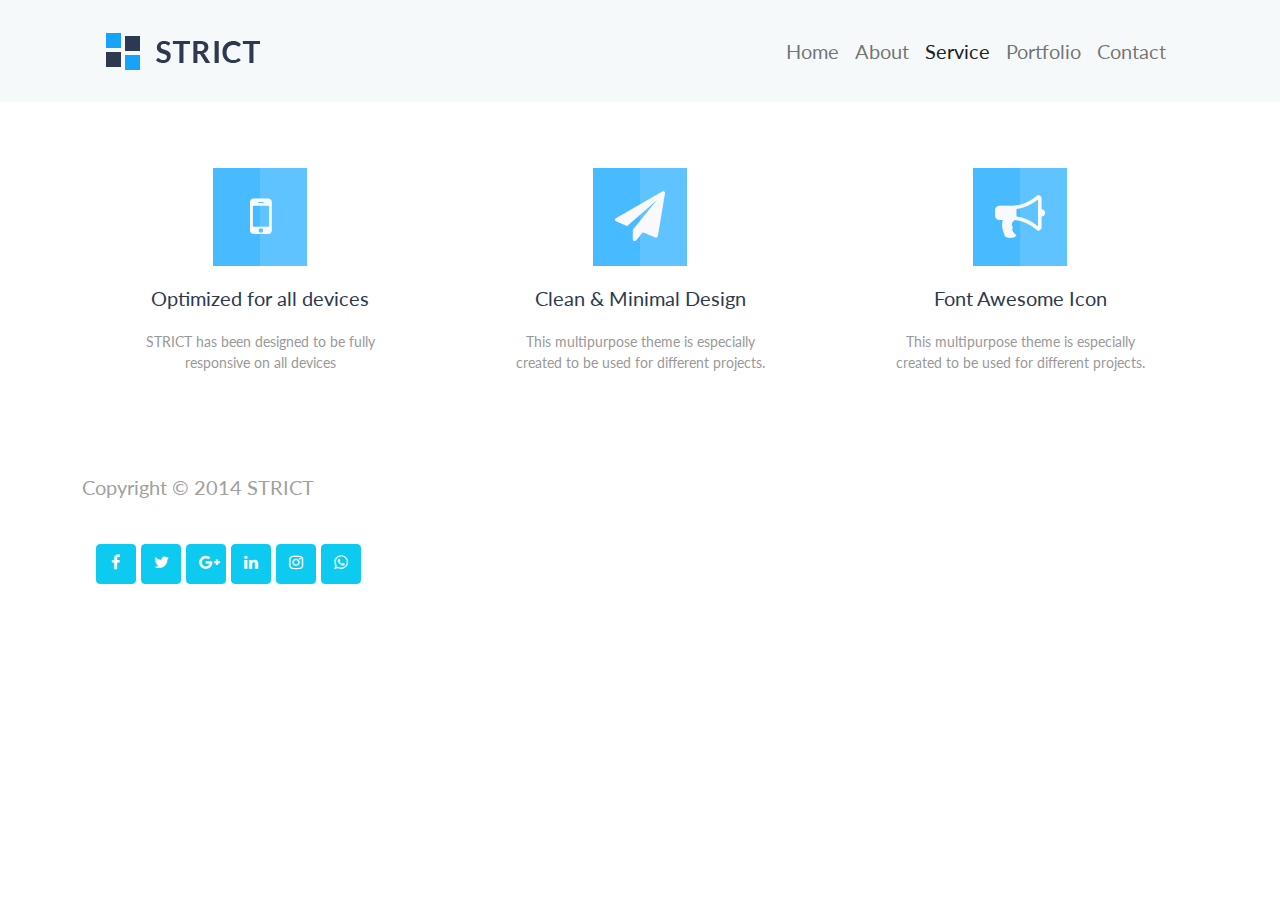
<file: service..html>
<!doctype html>
<html lang="en">

<head>
    <!-- Required meta tags -->
    <meta charset="utf-8">
    <meta name="viewport" content="width=device-width, initial-scale=1">
    <title>Strict</title>
    <!-- google font  -->
    <link rel="preconnect" href="https://fonts.googleapis.com">
    <link rel="preconnect" href="https://fonts.gstatic.com" crossorigin>
    <link href="https://fonts.googleapis.com/css2?family=Lato:wght@100;300;400;700;900&display=swap" rel="stylesheet">
    <!-- Bootstrap CSS -->
    <link rel="stylesheet" href="./public/assets/css/bootstrap.min.css">
    <!-- fontawesome link  -->
    <link rel="stylesheet" href="public/assets/css/font-awesome.min.css">
    <!-- lightbox css -->
    <link rel="stylesheet" href="./public/assets/css/lightbox.min.css">
    <!-- custom CSS -->
    <link rel="stylesheet" href="./public/assets/css/style.css">
    <link rel="stylesheet" href="./public/assets/css/media.css">
</head>

<body>
    <!-- header start -->
    <div class="header">
        <div class="container">
            <div class="row">
                <div class="col-12">
                    <nav class="navbar navbar-expand-lg navbar-light bg-custom">
                        <div class="container">
                            <a class="navbar-brand" href="#"><img src="./public/assets/img/logo.png" alt="logo"></a>
                            <button class="navbar-toggler" type="button" data-bs-toggle="collapse" data-bs-target="#navbarSupportedContent" aria-controls="navbarSupportedContent" aria-expanded="false" aria-label="Toggle navigation">
                                    <span class="navbar-toggler-icon"></span>
                                </button>
                            <div class="collapse navbar-collapse" id="navbarSupportedContent">
                                <ul class="navbar-nav custom-list">
                                    <li class="nav-item">
                                        <a class="nav-link" href="./index.html">home</a>
                                    </li>
                                    <li class="nav-item">
                                        <a class="nav-link" href="./about.html">about</a>
                                    </li>
                                    <li class="nav-item">
                                        <a class="nav-link active" href="./service..html">service</a>
                                    </li>
                                    <li class="nav-item">
                                        <a class="nav-link" href="./portfolio.html">portfolio</a>
                                    </li>
                                    <li class="nav-item">
                                        <a class="nav-link" href="./contact.html">contact</a>
                                    </li>
                                </ul>
                            </div>
                        </div>
                    </nav>
                </div>
                </nav>
            </div>
        </div>
    </div>
    </div>
    <!-- header end -->
    <!-- service start -->
    <div class="service">
        <div class="container">
            <div class="row">
                <!-- column 1 start -->
                <div class="col-sm-12 col-md-6 col-lg-4">
                    <div class="box text-center">
                        <div class="layer_1"></div>
                        <div class="layer_2"></div>
                        <div class="icon text-light text-center"><i class="fa fa-mobile" aria-hidden="true"></i></div>
                    </div>
                    <div class="details">
                        <h3 class="heading text-center">Optimized for all devices</h3>
                        <p class="writting text-center">STRICT has been designed to be fully responsive on all devices</p>
                    </div>
                </div>
                <!-- column 1 end -->
                <!-- column 2 start -->
                <div class="col-sm-12 col-md-6 col-lg-4">
                    <div class="box text-center">
                        <div class="layer_1"></div>
                        <div class="layer_2"></div>
                        <div class="icon text-light text-center"><i class="fa fa-paper-plane" aria-hidden="true"></i></div>
                    </div>
                    <div class="details">
                        <h3 class="heading text-center">Clean & Minimal Design</h3>
                        <p class="writting text-center">This multipurpose theme is especially created to be used for different projects.</p>
                    </div>
                </div>
                <!-- column 2 end -->
                <!-- column 3 start -->
                <div class="col-sm-12 col-md-6 col-lg-4">
                    <div class="box text-center">
                        <div class="layer_1"></div>
                        <div class="layer_2"></div>
                        <div class="icon text-light text-center"><i class="fa fa-bullhorn" aria-hidden="true"></i></div>
                    </div>
                    <div class="details">
                        <h3 class="heading text-center">Font Awesome Icon</h3>
                        <p class="writting text-center">This multipurpose theme is especially created to be used for different projects.</p>
                    </div>
                </div>
                <!-- column 3 end -->
            </div>
        </div>
    </div>
    <!-- service end -->
    <div class="footer">
        <div class="container">
            <div class="row">
                <div class="dis col-12">
                    <p class="col-sm-6 col-md-4">Copyright &copy; 2014 STRICT</p>
                    <div class="social_links col-sm-7 col-md-5 col-lg-3">
                        <a class=" btn btn-info " href="https://www.facebook.com/" target="blank"><i class="fa fa-facebook " aria-hidden="true "></i></a>
                        <a class="btn btn-info " href="https://twitter.com/login?lang=en" target="blank"><i class="fa fa-twitter " aria-hidden="true "></i></a>
                        <a class="btn btn-info " href="https://www.google.com/search?q=google+plus+&client=firefox-b-d&sxsrf=APq-WBvHeXzuwYeJgkItqOuCnMEXv8Bykw%3A1647414365850&ei=XYwxYsTSM-WjseMPt4CpyAo&ved=0ahUKEwiE9cvgiMr2AhXlUWwGHTdACqkQ4dUDCA0&uact=5&oq=google+plus+&gs_lcp=[base64]&sclient=gws-wiz"
                            target="blank"><i class="fa fa-google-plus " aria-hidden="true "></i></a>
                        <a class="btn btn-info " href="https://www.linkedin.com/signup" target="blank"><i class="fa fa-linkedin " aria-hidden="true "></i></a>
                        <a class="btn btn-info " href="https://www.instagram.com/accounts/login/" target="blank"><i class="fa fa-instagram " aria-hidden="true "></i></a>
                        <a class="btn btn-info " href="https://www.whatsapp.com/ " target="blank"><i class="fa fa-whatsapp" aria-hidden="true "></i></a>
                    </div>
                </div>
            </div>
        </div>
    </div>
    <!-- footer end -->
    <!-- bootstrap js -->
    <script src="./public/assets/js/bootstrap.bundle.min.js "></script>
    <!-- jquery js -->
    <script src="./public/assets/js/jquery-1.12.4.min.js "></script>
    <!-- lightbox js -->
    <script src="./public/assets/js/lightbox.min.js "></script>
    <!-- custom js -->
    <script src="./public/assets/js/main.js "></script>
</body>

</html>
</file>
<file: public/assets/css/style.css>
/* ==========Default css========== */

* {
    margin: 0;
    padding: 0;
    outline: 0;
}

img {
    vertical-align: middle;
}

a {
    text-decoration: none;
}

ul li {
    display: inline-block;
    list-style-type: none;
}


/* ==========Header css========== */

.header {
    background-color: #f6f9f9;
}

.header .container .row .navbar .container ul li {
    font-family: 'Lato', sans-serif;
    font-weight: 400;
    font-size: 20px;
    color: #222;
    text-transform: capitalize;
    line-height: 70px;
}


/* ==========banner css ========== */

.banner {
    background-image: url(../img/banner.jpg);
    background-position: center;
    background-size: cover;
    background-repeat: no-repeat;
    position: relative;
    z-index: 1;
}

.banner::after {
    top: 0;
    left: 0;
    position: absolute;
    content: '';
    width: 100%;
    height: 100%;
    background-color: rgb(113, 120, 132, .5);
    z-index: 2;
}

.banner .container .row .col .content {
    position: relative;
    z-index: 3;
}

.banner .container .row .col .content .heading {
    font-family: 'Lato', sans-serif;
    font-weight: 700;
    font-size: 92px;
    text-transform: capitalize;
    margin-top: 200px;
    position: relative;
}

.banner .container .row .col .content .heading span::after {
    position: absolute;
    content: '';
    height: 2px;
    width: 53%;
    top: 110%;
    left: 24%;
    background-color: #15a4fa;
}

.banner .container .row .col .content .writting {
    font-family: 'Lato', sans-serif;
    font-weight: 400;
    font-size: 15px;
    text-transform: capitalize;
    margin-top: 52px;
}

.banner .container .row .col .content .button {
    margin-top: 62px;
}

.banner .container .row .col .content .downarrow {
    margin: 175px 0 90px 0;
}


/* ==========about css========== */

.about {
    background-color: #f6f9f9;
}

.about .container .row .heading {
    font-family: 'Lato', sans-serif;
    font-weight: 400;
    font-size: 30px;
    margin-top: 80px;
    color: #2d3950;
}

.about .container .row .about_writting {
    font-family: 'Lato', sans-serif;
    font-weight: 400;
    font-size: 20px;
    margin: 38px 0 100px 0;
    color: #a7a8a8;
}


/* ==========service css========== */

.service .container .row .col {
    position: absolute;
    z-index: 1;
}

.service .container .row .box {
    width: 94px;
    height: 98px;
    position: relative;
    z-index: 2;
    top: 0%;
    left: 50%;
    transform: translateX(-50%);
    margin-top: 66px;
}

.service .container .row .box .layer_1 {
    width: 50%;
    height: 100%;
    position: absolute;
    z-index: 3;
    top: 0;
    left: 0;
    background-color: #48baff;
}

.service .container .row .box .layer_2 {
    width: 50%;
    height: 100%;
    position: absolute;
    z-index: 3;
    top: 0;
    right: 0;
    background-color: #5fc3ff;
}

.service .container .row .box .icon {
    position: relative;
    z-index: 4;
    font-size: 50px;
    line-height: 98px;
}

.service .container .row .details .heading {
    font-family: 'Lato', sans-serif;
    font-weight: 400;
    font-size: 20px;
    margin-top: 20px;
    color: #2d3950;
}

.service .container .row .details .writting {
    font-family: 'Lato', sans-serif;
    font-weight: 400;
    font-size: 14px;
    padding: 13px 39px 68px;
    color: #999;
}


/* ==========portfolio css========== */

.portfolio .container .row .heading {
    font-family: 'Lato', sans-serif;
    font-weight: 400;
    font-size: 30px;
    margin-top: 80px;
    color: #2d3950;
}

.portfolio .container .row .underline {
    font-family: 'Lato', sans-serif;
    font-weight: 400;
    font-size: 12px;
    margin: 23px 0 83px 0;
    color: #909090;
}

.portfolio .image {
    position: relative;
    z-index: 1;
}

.portfolio .image img {
    width: 100%;
}

.portfolio .image::after {
    width: 100%;
    height: 0%;
    top: 0;
    left: 0;
    opacity: 0;
    position: absolute;
    content: '';
    z-index: 2;
    background-color: rgb(38, 165, 243, .7);
    transition: all linear .3s;
}

.portfolio .image:hover::after {
    opacity: 1;
    height: 100%;
}

.portfolio .image button {
    position: absolute;
    z-index: 3;
    width: 40px;
    height: 40px;
    background-color: transparent;
    border: 1px solid #fff;
    border-radius: 5px;
    opacity: 0;
    transition: all linear .3s;
}

.portfolio .image button.search {
    top: 50%;
    left: 36%;
    transform: translateY(-50%)
}

.portfolio .image button.link {
    top: 50%;
    right: 37%;
    transform: translateY(-50%)
}

.portfolio .image:hover button {
    opacity: 1;
}


/* ==========contact css========== */

.contact {
    background-image: url(../img/contact.jpg);
    background-position: center;
    background-size: cover;
    background-repeat: no-repeat;
    position: relative;
    z-index: 1;
}

.contact::after {
    width: 100%;
    height: 100%;
    top: 0;
    left: 0;
    position: absolute;
    content: '';
    background-color: rgb(42, 53, 74, 0.8);
    z-index: 2;
}

.contact .container .content {
    position: relative;
    z-index: 3;
}

.contact .container .content .contact_heading {
    font-family: 'Lato', sans-serif;
    font-weight: 400;
}

.contact .content .contact_heading h3 {
    color: #fff;
    margin-top: 75px;
    font-size: 30px;
}

.contact .content .contact_heading p {
    color: #999;
    margin: 28px 0px 53px;
    font-size: 12px;
}

.contact .content .form-control {
    background-color: transparent;
}

.contact .content .form-control.message {
    height: 153px;
    margin-bottom: 35px;
}


/* ==========footer css========== */

.footer p {
    font-family: 'Lato', sans-serif;
    font-weight: 400;
    font-size: 20px;
    line-height: 60px;
    color: #a0a0a0;
}

.footer .social_links {
    color: #fff;
    line-height: 60px;
    text-align: right;
}

.footer .social_links a {
    color: #fff;
    transition: all linear .3s;
}

.footer .social_links a:hover {
    color: #353535;
}

.footer .container .row .social_links a.btn {
    width: 40px;
    height: 40px;
}
</file>
<file: public/assets/css/media.css>
@media (min-width: 992px) {
    .navbar-expand-lg .navbar-collapse {
        display: flex !important;
        flex-basis: auto;
        justify-content: end;
    }
}

@media(max-width: 1599px) {
    .portfolio .image button.link {
        right: 41%;
    }
    .portfolio .image button.search {
        left: 39%;
    }
}

@media(max-width: 1399px) {
    .portfolio .image button.search {
        left: 36%;
    }
}

@media(max-width: 1199px) {
    .portfolio .image button.search {
        left: 34%;
    }
    .portfolio .image button.link {
        right: 38%;
    }
}

@media(max-width: 991px) {
    .portfolio .image button.search {
        left: 37%;
    }
}

@media(max-width: 767px) {
    .portfolio .image {
        max-width: 468px;
    }
    .portfolio .image button.search {
        left: 38%;
    }
    .portfolio .image button.link {
        right: 44%;
    }
    .footer p {
        text-align: center;
    }
    .footer .social_links {
        text-align: center;
    }
}

@media(max-width: 575px) {
    .banner .container .row .col .content .heading {
        font-size: 65px;
    }
}
</file>
<file: root/public/assets/css/style.css>
/* ==========Default css========== */

* {
    margin: 0;
    padding: 0;
    outline: 0;
}

img {
    vertical-align: middle;
}

a {
    text-decoration: none;
}

ul li {
    display: inline-block;
    list-style-type: none;
}


/* ==========Header css========== */

.header {
    background-color: #f6f9f9;
}

.header .container .row .navbar .container ul li {
    font-family: 'Lato', sans-serif;
    font-weight: 400;
    font-size: 20px;
    color: #222;
    text-transform: capitalize;
    line-height: 70px;
}


/* ==========banner css ========== */

.banner {
    background-image: url(../img/banner.jpg);
    background-position: center;
    background-size: cover;
    background-repeat: no-repeat;
    position: relative;
    z-index: 1;
}

.banner::after {
    top: 0;
    left: 0;
    position: absolute;
    content: '';
    width: 100%;
    height: 100%;
    background-color: rgb(113, 120, 132, .5);
    z-index: 2;
}

.banner .container .row .col .content {
    position: relative;
    z-index: 3;
}

.banner .container .row .col .content .heading {
    font-family: 'Lato', sans-serif;
    font-weight: 700;
    font-size: 92px;
    text-transform: capitalize;
    margin-top: 200px;
    position: relative;
}

.banner .container .row .col .content .heading span::after {
    position: absolute;
    content: '';
    height: 2px;
    width: 53%;
    top: 110%;
    left: 24%;
    background-color: #15a4fa;
}

.banner .container .row .col .content .writting {
    font-family: 'Lato', sans-serif;
    font-weight: 400;
    font-size: 15px;
    text-transform: capitalize;
    margin-top: 52px;
}

.banner .container .row .col .content .button {
    margin-top: 62px;
}

.banner .container .row .col .content .downarrow {
    margin: 175px 0 90px 0;
}


/* ==========about css========== */

.about {
    background-color: #f6f9f9;
}

.about .container .row .heading {
    font-family: 'Lato', sans-serif;
    font-weight: 400;
    font-size: 30px;
    margin-top: 80px;
    color: #2d3950;
}

.about .container .row .about_writting {
    font-family: 'Lato', sans-serif;
    font-weight: 400;
    font-size: 20px;
    margin: 38px 0 100px 0;
    color: #a7a8a8;
}


/* ==========service css========== */

.service .container .row .col {
    position: absolute;
    z-index: 1;
}

.service .container .row .box {
    width: 94px;
    height: 98px;
    position: relative;
    z-index: 2;
    top: 0%;
    left: 38%;
    margin-top: 66px;
}

.service .container .row .box .layer_1 {
    width: 50%;
    height: 100%;
    position: absolute;
    z-index: 3;
    top: 0;
    left: 0;
    background-color: #48baff;
}

.service .container .row .box .layer_2 {
    width: 50%;
    height: 100%;
    position: absolute;
    z-index: 3;
    top: 0;
    right: 0;
    background-color: #5fc3ff;
}

.service .container .row .box .icon {
    position: relative;
    z-index: 4;
    font-size: 50px;
    line-height: 98px;
}

.service .container .row .details .heading {
    font-family: 'Lato', sans-serif;
    font-weight: 400;
    font-size: 20px;
    margin-top: 20px;
    color: #2d3950;
}

.service .container .row .details .writting {
    font-family: 'Lato', sans-serif;
    font-weight: 400;
    font-size: 14px;
    padding: 13px 39px 68px;
    color: #999;
}


/* ==========portfolio css========== */

.portfolio .container .row .heading {
    font-family: 'Lato', sans-serif;
    font-weight: 400;
    font-size: 30px;
    margin-top: 80px;
    color: #2d3950;
}

.portfolio .container .row .underline {
    font-family: 'Lato', sans-serif;
    font-weight: 400;
    font-size: 12px;
    margin: 23px 0 83px 0;
    color: #909090;
}

.portfolio .image {
    position: relative;
    z-index: 1;
}

.portfolio .image img {
    width: 100%;
}

.portfolio .image::after {
    width: 100%;
    height: 0%;
    top: 0;
    left: 0;
    opacity: 0;
    position: absolute;
    content: '';
    z-index: 2;
    background-color: rgb(38, 165, 243, .7);
    transition: all linear .3s;
}

.portfolio .image:hover::after {
    opacity: 1;
    height: 100%;
}

.portfolio .image button {
    position: absolute;
    z-index: 3;
    width: 40px;
    height: 40px;
    background-color: transparent;
    border: 1px solid #fff;
    border-radius: 5px;
    opacity: 0;
    transition: all linear .3s;
}

.portfolio .image button.search {
    top: 50%;
    left: 36%;
    transform: translateY(-50%)
}

.portfolio .image button.link {
    top: 50%;
    right: 37%;
    transform: translateY(-50%)
}

.portfolio .image:hover button {
    opacity: 1;
}
</file>
<file: root/public/assets/css/media.css>
@media (min-width: 992px) {
    .navbar-expand-lg .navbar-collapse {
        display: flex !important;
        flex-basis: auto;
        justify-content: end;
    }
}
</file>
